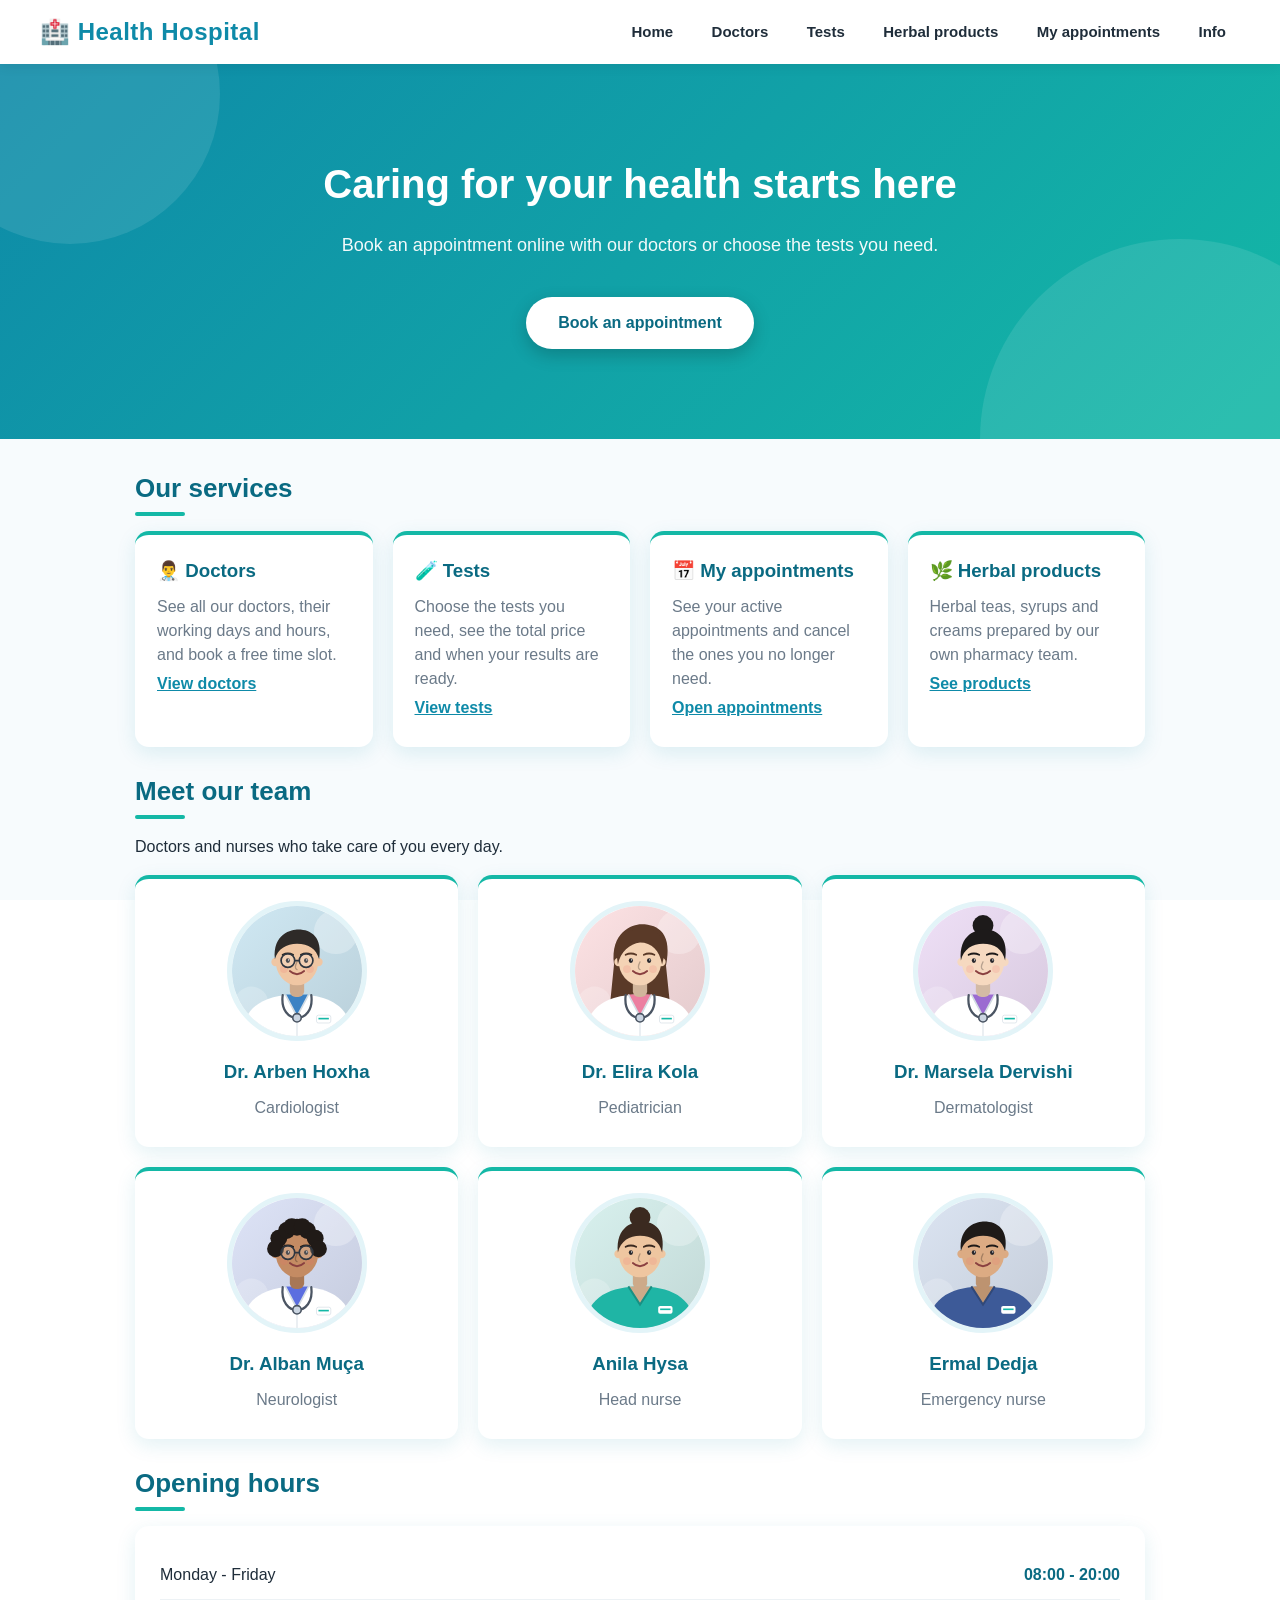
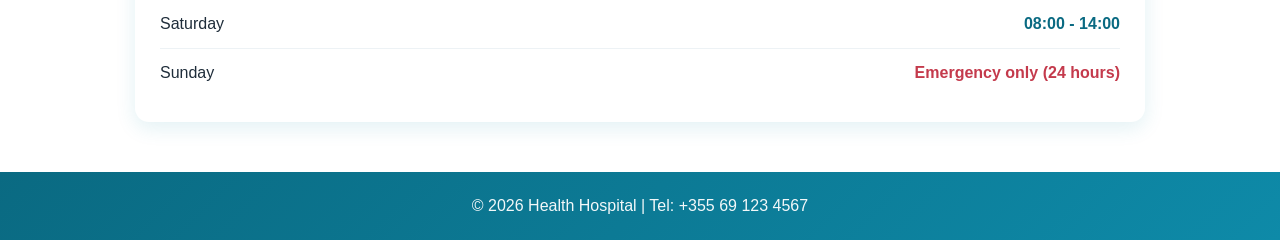
<file: index.html>
<!DOCTYPE html>
<html lang="en">
<head>
    <meta charset="UTF-8">
    <meta name="viewport" content="width=device-width, initial-scale=1.0">
    <title>Health Hospital - Home</title>
    <link rel="stylesheet" href="style.css">
</head>
<body>
    <header>
        <h1>🏥 Health Hospital</h1>
        <nav>
            <a href="index.html">Home</a>
            <a href="doctors.html">Doctors</a>
            <a href="tests.html">Tests</a>
            <a href="products.html">Herbal products</a>
            <a href="appointments.html">My appointments</a>
            <a href="info.html">Info</a>
        </nav>
    </header>

    <div class="hero">
        <h2>Caring for your health starts here</h2>
        <p>Book an appointment online with our doctors or choose the tests you need.</p>
        <a href="doctors.html">Book an appointment</a>
    </div>

    <main>
        <h2>Our services</h2>
        <div class="grid services">
            <div class="card">
                <h3>👨‍⚕️ Doctors</h3>
                <p>See all our doctors, their working days and hours, and book a free time slot.</p>
                <p><a href="doctors.html">View doctors</a></p>
            </div>
            <div class="card">
                <h3>🧪 Tests</h3>
                <p>Choose the tests you need, see the total price and when your results are ready.</p>
                <p><a href="tests.html">View tests</a></p>
            </div>
            <div class="card">
                <h3>📅 My appointments</h3>
                <p>See your active appointments and cancel the ones you no longer need.</p>
                <p><a href="appointments.html">Open appointments</a></p>
            </div>
            <div class="card">
                <h3>🌿 Herbal products</h3>
                <p>Herbal teas, syrups and creams prepared by our own pharmacy team.</p>
                <p><a href="products.html">See products</a></p>
            </div>
        </div>

        <h2>Meet our team</h2>
        <p>Doctors and nurses who take care of you every day.</p>
        <div id="teamList" class="grid"></div>

        <h2>Opening hours</h2>
        <div class="box">
            <div class="hours-row">
                <span>Monday - Friday</span>
                <strong>08:00 - 20:00</strong>
            </div>
            <div class="hours-row">
                <span>Saturday</span>
                <strong>08:00 - 14:00</strong>
            </div>
            <div class="hours-row">
                <span>Sunday</span>
                <strong class="urgent">Emergency only (24 hours)</strong>
            </div>
        </div>
    </main>

    <footer>
        <p>© 2026 Health Hospital | Tel: +355 69 123 4567</p>
    </footer>

    <script src="data.js"></script>
    <script src="home.js"></script>
</body>
</html>
</file>
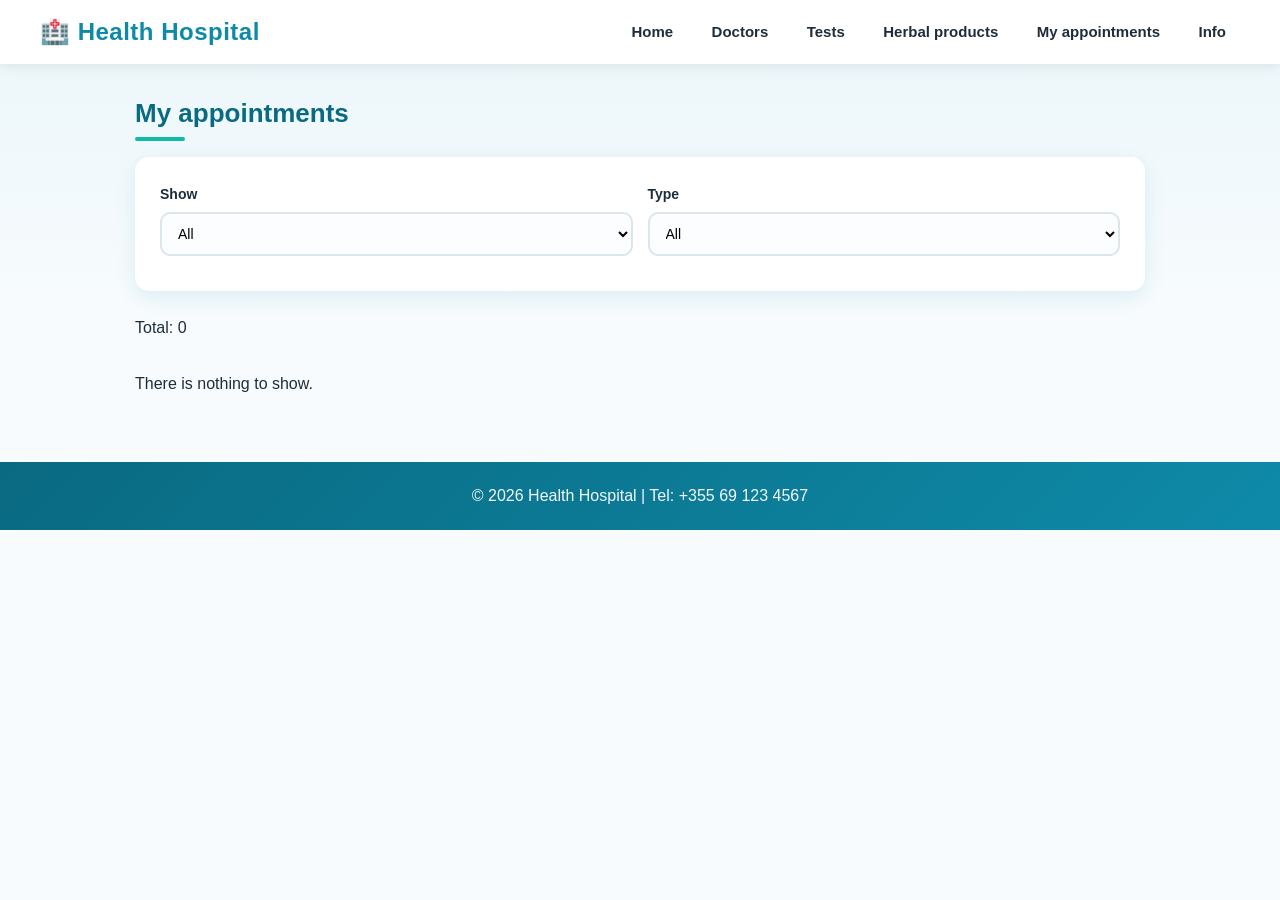
<file: appointments.html>
<!DOCTYPE html>
<html lang="en">
<head>
    <meta charset="UTF-8">
    <meta name="viewport" content="width=device-width, initial-scale=1.0">
    <title>Health Hospital - My appointments</title>
    <link rel="stylesheet" href="style.css">
</head>
<body>
    <header>
        <h1>🏥 Health Hospital</h1>
        <nav>
            <a href="index.html">Home</a>
            <a href="doctors.html">Doctors</a>
            <a href="tests.html">Tests</a>
            <a href="products.html">Herbal products</a>
            <a href="appointments.html">My appointments</a>
            <a href="info.html">Info</a>
        </nav>
    </header>

    <main>
        <h2>My appointments</h2>

        <div id="warningBox" class="warning-bar hidden">
            <span id="warningText"></span>
            <span class="warning-buttons">
                <button type="button" id="yesBtn" class="danger">Yes, cancel</button>
                <button type="button" id="noBtn" class="light">No, keep it</button>
            </span>
        </div>
        <p class="success" id="messageBox"></p>

        <div class="box filters">
            <div>
                <label for="statusFilter">Show</label>
                <select id="statusFilter">
                    <option value="all">All</option>
                    <option value="Active">Active</option>
                    <option value="Cancelled">Cancelled</option>
                </select>
            </div>
            <div>
                <label for="typeFilter">Type</label>
                <select id="typeFilter">
                    <option value="all">All</option>
                    <option value="Appointment">Doctor appointments</option>
                    <option value="Tests">Tests</option>
                    <option value="Order">Herbal products orders</option>
                </select>
            </div>
        </div>

        <p id="countText"></p>
        <div id="appointmentList" class="grid"></div>
    </main>

    <footer>
        <p>© 2026 Health Hospital | Tel: +355 69 123 4567</p>
    </footer>

    <script src="common.js"></script>
    <script src="appointments.js"></script>
</body>
</html>
</file>
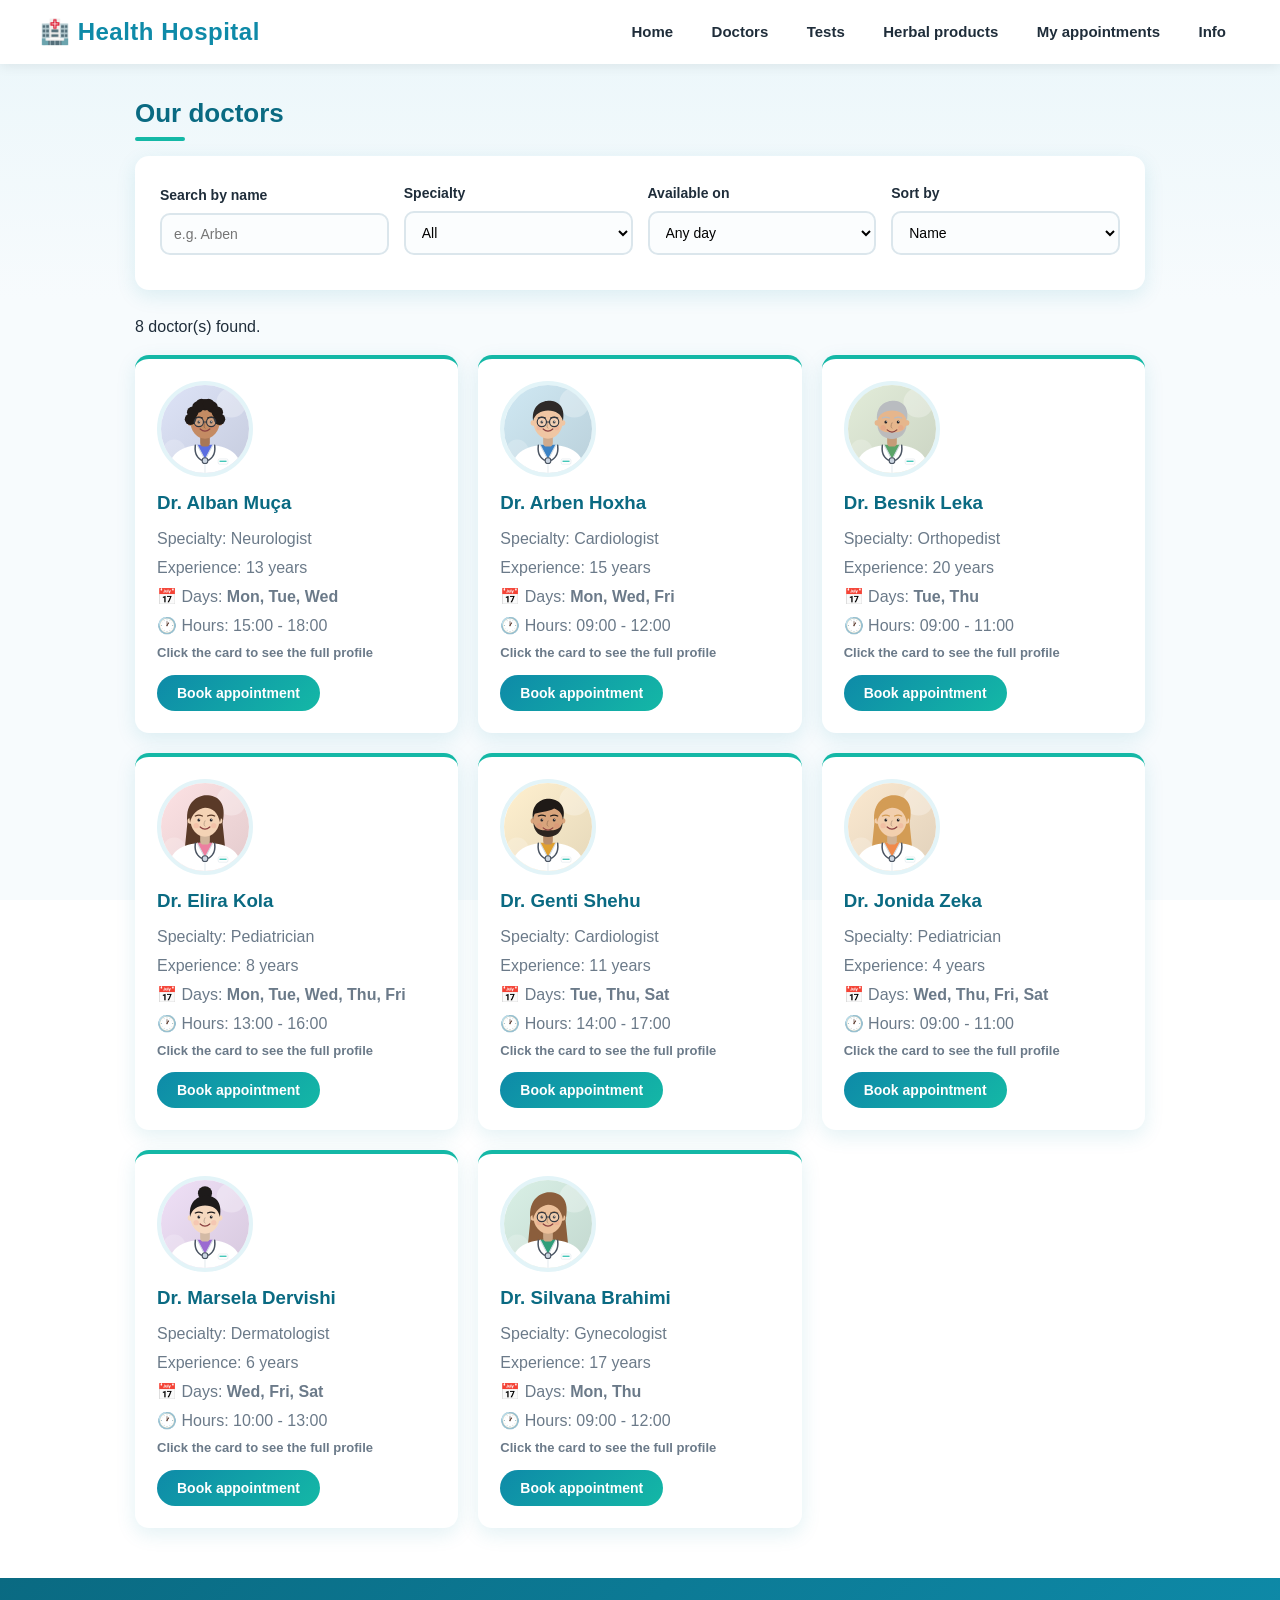
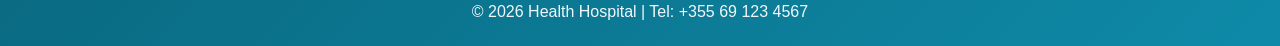
<file: doctors.html>
<!DOCTYPE html>
<html lang="en">
<head>
    <meta charset="UTF-8">
    <meta name="viewport" content="width=device-width, initial-scale=1.0">
    <title>Health Hospital - Doctors</title>
    <link rel="stylesheet" href="style.css">
</head>
<body>
    <header>
        <h1>🏥 Health Hospital</h1>
        <nav>
            <a href="index.html">Home</a>
            <a href="doctors.html">Doctors</a>
            <a href="tests.html">Tests</a>
            <a href="products.html">Herbal products</a>
            <a href="appointments.html">My appointments</a>
            <a href="info.html">Info</a>
        </nav>
    </header>

    <main>
        <h2>Our doctors</h2>

        <div class="box filters">
            <div>
                <label for="search">Search by name</label>
                <input type="text" id="search" placeholder="e.g. Arben">
            </div>
            <div>
                <label for="specialty">Specialty</label>
                <select id="specialty">
                    <option value="all">All</option>
                </select>
            </div>
            <div>
                <label for="dayFilter">Available on</label>
                <select id="dayFilter">
                    <option value="all">Any day</option>
                    <option value="1">Monday</option>
                    <option value="2">Tuesday</option>
                    <option value="3">Wednesday</option>
                    <option value="4">Thursday</option>
                    <option value="5">Friday</option>
                    <option value="6">Saturday</option>
                    <option value="0">Sunday</option>
                </select>
            </div>
            <div>
                <label for="sortBy">Sort by</label>
                <select id="sortBy">
                    <option value="name">Name</option>
                    <option value="experience">Experience (most)</option>
                </select>
            </div>
        </div>

        <p id="countText"></p>
        <div id="doctorList" class="grid"></div>

        <div id="bookingBox" class="box hidden">
            <h2>Confirm appointment</h2>
            <p>Doctor: <strong id="selectedDoctor"></strong></p>
            <p>Available days: <strong id="selectedDays"></strong></p>

            <form id="bookingForm">
                <label for="name">Full name</label>
                <input type="text" id="name">

                <label for="email">Email</label>
                <input type="text" id="email">

                <label for="phone">Phone</label>
                <input type="text" id="phone">

                <label for="date">Date</label>
                <input type="date" id="date">

                <label for="time">Time</label>
                <select id="time">
                    <option value="">Choose a date first</option>
                </select>

                <p class="error" id="errorBox"></p>
                <button type="submit">Confirm appointment</button>
                <button type="button" id="cancelBtn" class="danger">Close</button>
            </form>
            <p class="success" id="result"></p>
        </div>
    </main>

   
    <div id="profileModal" class="modal hidden">
        <div class="modal-content">
            <button type="button" class="close-btn" onclick="closeProfile()">×</button>
            <div id="profileContent"></div>
        </div>
    </div>

    <footer>
        <p>© 2026 Health Hospital | Tel: +355 69 123 4567</p>
    </footer>

    <script src="data.js"></script>
    <script src="common.js"></script>
    <script src="doctors.js"></script>
</body>
</html>
</file>
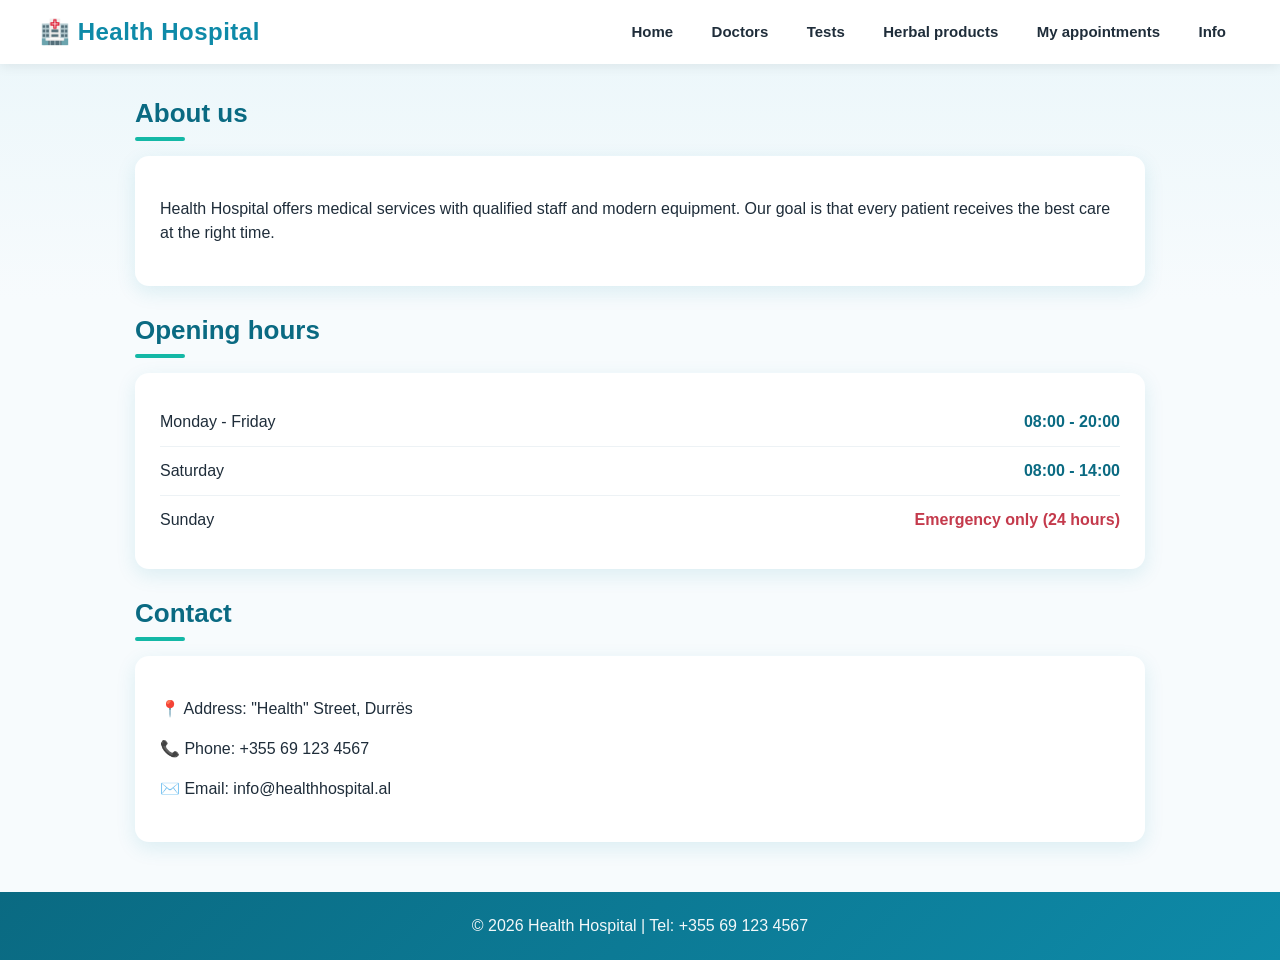
<file: info.html>
<!DOCTYPE html>
<html lang="en">
<head>
    <meta charset="UTF-8">
    <meta name="viewport" content="width=device-width, initial-scale=1.0">
    <title>Health Hospital - Info</title>
    <link rel="stylesheet" href="style.css">
</head>
<body>
    <header>
        <h1>🏥 Health Hospital</h1>
        <nav>
            <a href="index.html">Home</a>
            <a href="doctors.html">Doctors</a>
            <a href="tests.html">Tests</a>
            <a href="products.html">Herbal products</a>
            <a href="appointments.html">My appointments</a>
            <a href="info.html">Info</a>
        </nav>
    </header>

    <main>
        <h2>About us</h2>
        <div class="box">
            <p>Health Hospital offers medical services with qualified staff and modern equipment. Our goal is that every patient receives the best care at the right time.</p>
        </div>

        <h2>Opening hours</h2>
        <div class="box">
            <div class="hours-row"><span>Monday - Friday</span><strong>08:00 - 20:00</strong></div>
            <div class="hours-row"><span>Saturday</span><strong>08:00 - 14:00</strong></div>
            <div class="hours-row"><span>Sunday</span><strong class="urgent">Emergency only (24 hours)</strong></div>
        </div>

        <h2>Contact</h2>
        <div class="box">
            <p>📍 Address: "Health" Street, Durrës</p>
            <p>📞 Phone: +355 69 123 4567</p>
            <p>✉️ Email: info@healthhospital.al</p>
        </div>
    </main>

    <footer>
        <p>© 2026 Health Hospital | Tel: +355 69 123 4567</p>
    </footer>
</body>
</html>
</file>
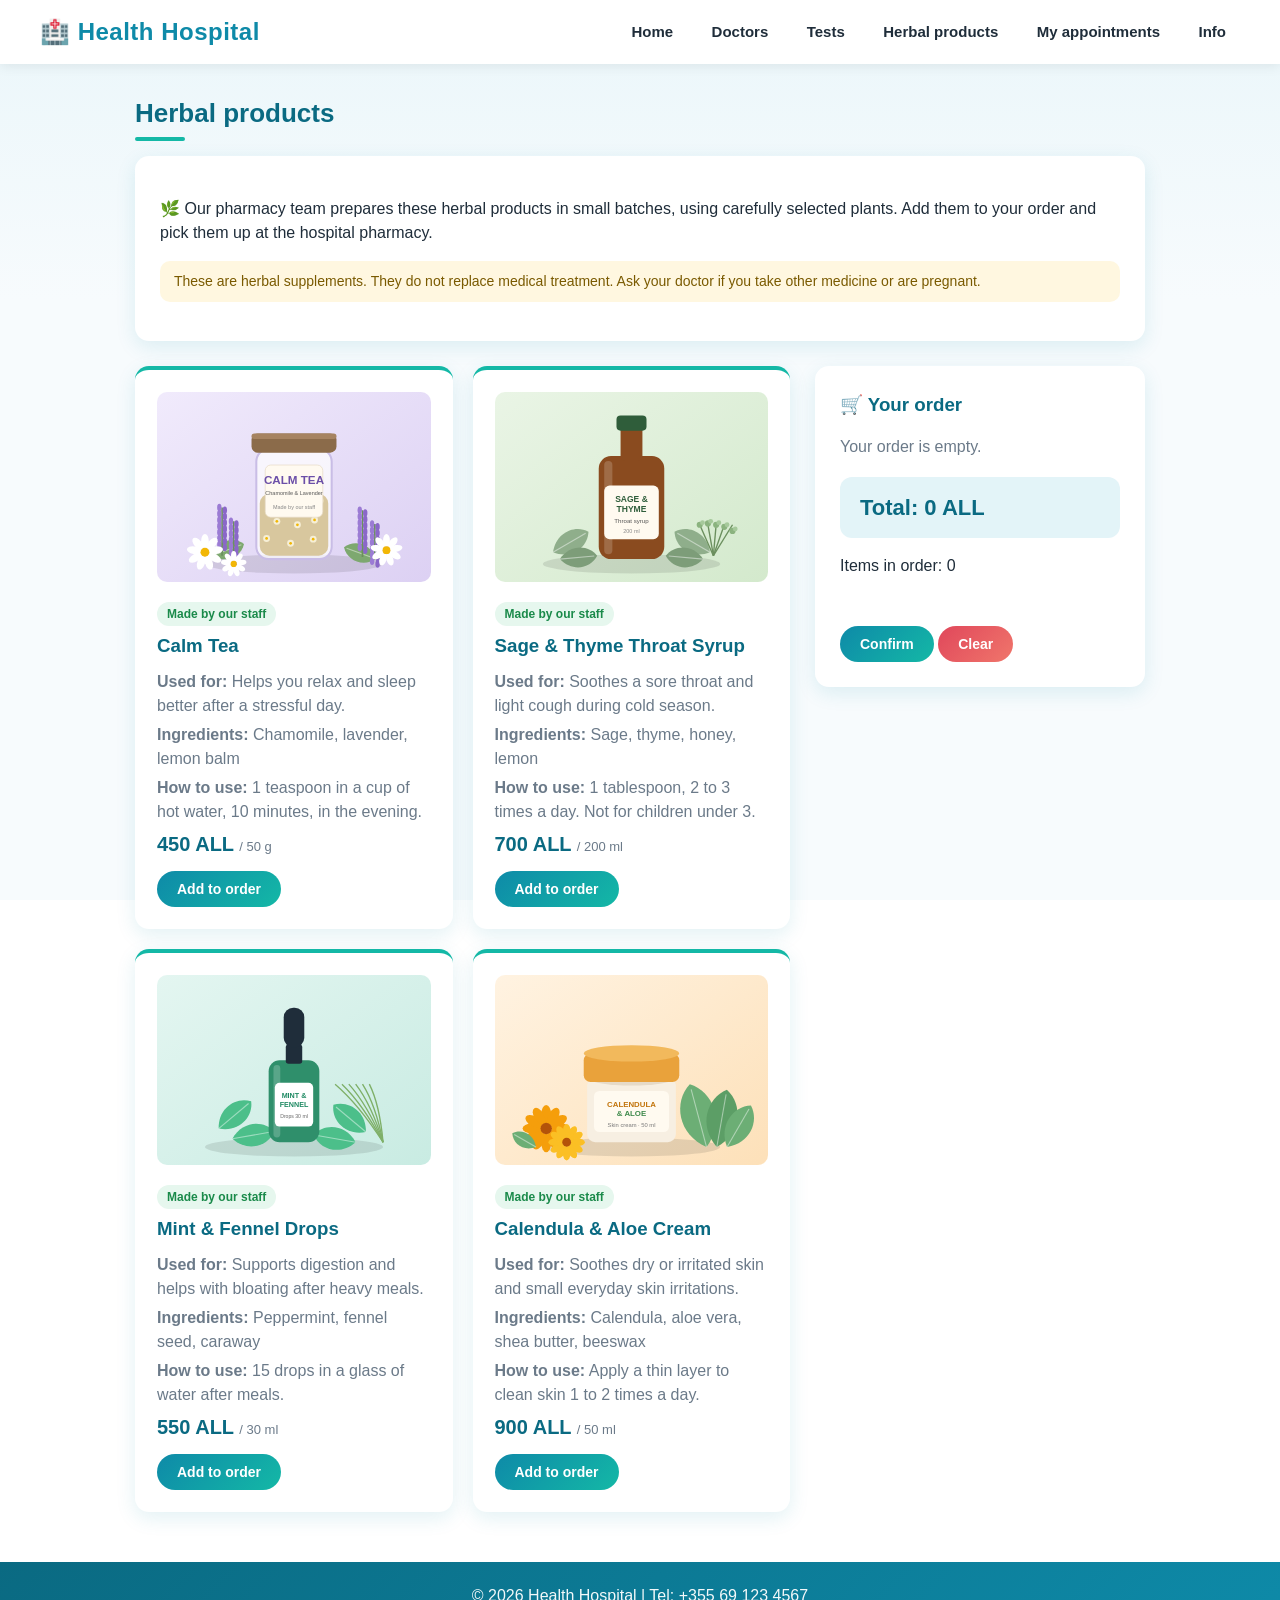
<file: products.html>
<!DOCTYPE html>
<html lang="en">
<head>
    <meta charset="UTF-8">
    <meta name="viewport" content="width=device-width, initial-scale=1.0">
    <title>Health Hospital - Herbal products</title>
    <link rel="stylesheet" href="style.css">
</head>
<body>
    <header>
        <h1>🏥 Health Hospital</h1>
        <nav>
            <a href="index.html">Home</a>
            <a href="doctors.html">Doctors</a>
            <a href="tests.html">Tests</a>
            <a href="products.html">Herbal products</a>
            <a href="appointments.html">My appointments</a>
            <a href="info.html">Info</a>
        </nav>
    </header>

    <main>
        <h2>Herbal products</h2>
        <div class="box">
            <p>🌿 Our pharmacy team prepares these herbal products in small batches, using carefully selected plants. Add them to your order and pick them up at the hospital pharmacy.</p>
            <p class="note">These are herbal supplements. They do not replace medical treatment. Ask your doctor if you take other medicine or are pregnant.</p>
        </div>

        <div class="layout">
           
            <div>
                <div id="productList" class="grid wide"></div>
            </div>

            <aside class="sidebar">
                <div class="box">
                    <h3>🛒 Your order</h3>
                    <div id="cartList"></div>

                    <p class="total">Total: <span id="total">0</span> ALL</p>
                    <p>Items in order: <span id="itemCount">0</span></p>

                    <p class="error" id="cartError"></p>
                    <button id="confirmBtn">Confirm</button>
                    <button id="clearBtn" class="danger">Clear</button>
                </div>

                <div id="confirmBox" class="box hidden">
                    <h3>Your details</h3>
                    <form id="orderForm">
                        <label for="name">Full name</label>
                        <input type="text" id="name">

                        <label for="email">Email</label>
                        <input type="text" id="email">

                        <label for="phone">Phone</label>
                        <input type="text" id="phone">

                        <label for="date">Pick-up date</label>
                        <input type="date" id="date">

                        <p class="error" id="errorBox"></p>
                        <button type="submit">Finish</button>
                    </form>
                </div>

                <div class="success" id="result"></div>
            </aside>
        </div>
    </main>

    <footer>
        <p>© 2026 Health Hospital | Tel: +355 69 123 4567</p>
    </footer>

    <script src="data.js"></script>
    <script src="common.js"></script>
    <script src="products.js"></script>
</body>
</html>
</file>
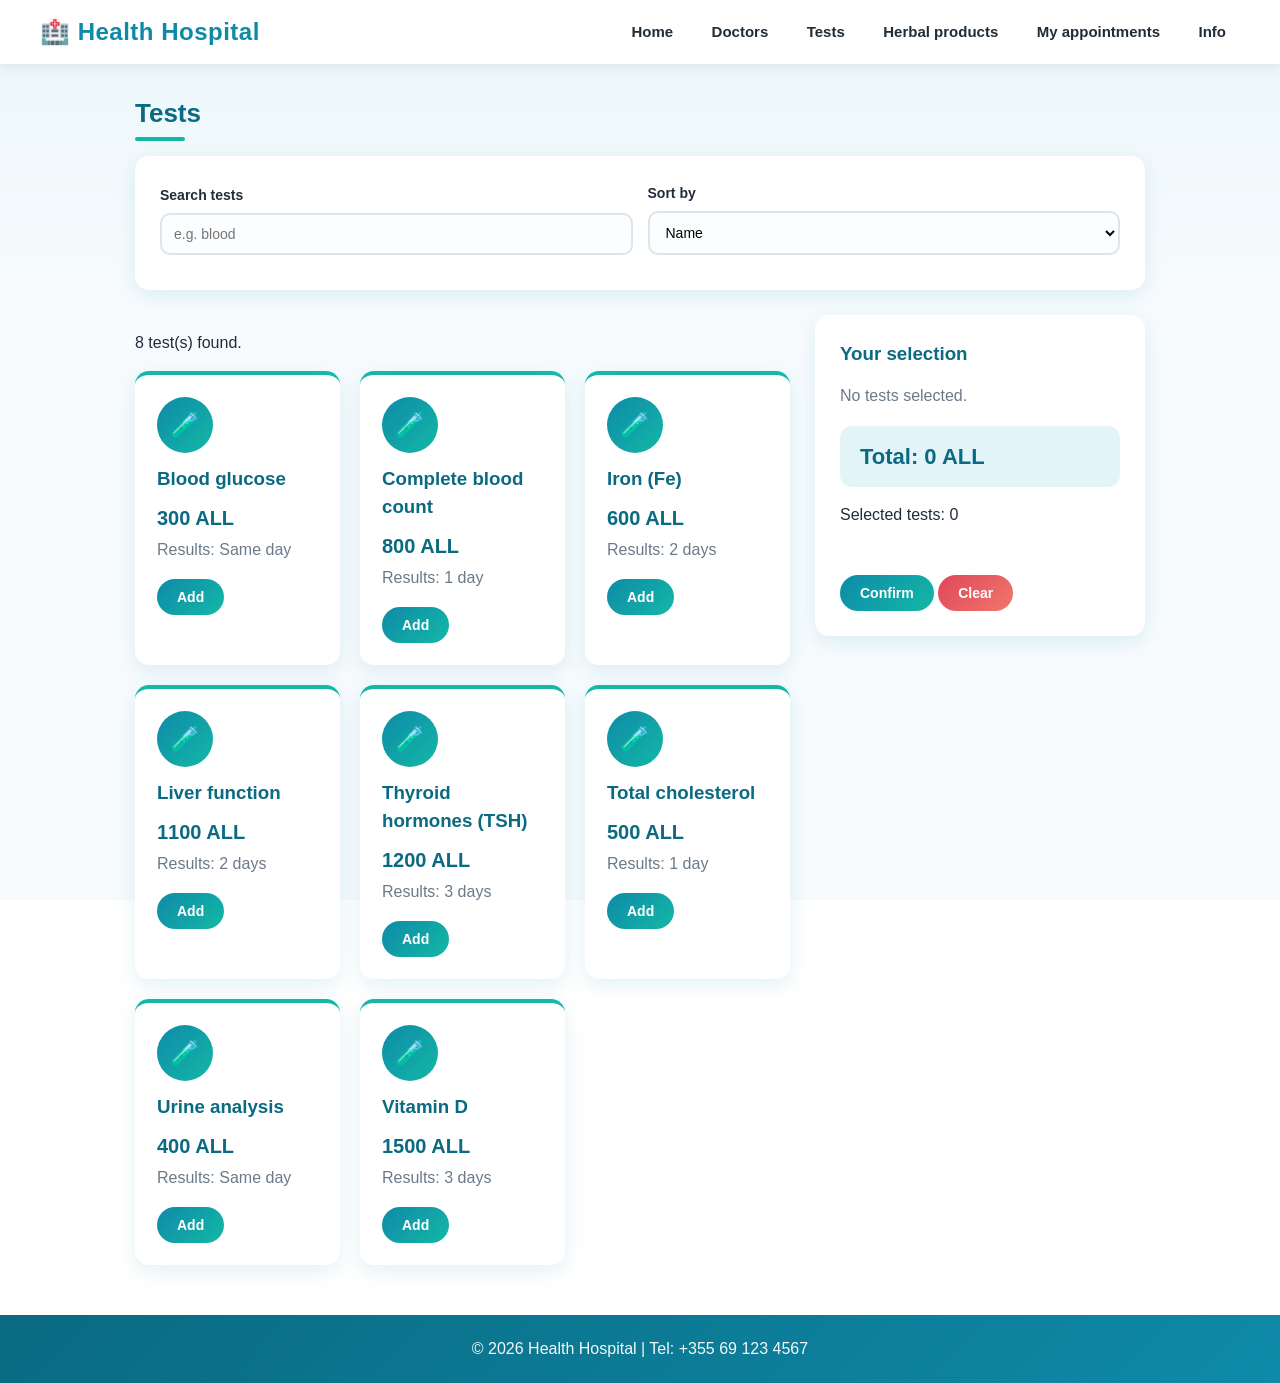
<file: tests.html>
<!DOCTYPE html>
<html lang="en">
<head>
    <meta charset="UTF-8">
    <meta name="viewport" content="width=device-width, initial-scale=1.0">
    <title>Health Hospital - Tests</title>
    <link rel="stylesheet" href="style.css">
</head>
<body>
    <header>
        <h1>🏥 Health Hospital</h1>
        <nav>
            <a href="index.html">Home</a>
            <a href="doctors.html">Doctors</a>
            <a href="tests.html">Tests</a>
            <a href="products.html">Herbal products</a>
            <a href="appointments.html">My appointments</a>
            <a href="info.html">Info</a>
        </nav>
    </header>

    <main>
        <h2>Tests</h2>

        
        <div class="box filters">
            <div>
                <label for="search">Search tests</label>
                <input type="text" id="search" placeholder="e.g. blood">
            </div>
            <div>
                <label for="sortBy">Sort by</label>
                <select id="sortBy">
                    <option value="name">Name</option>
                    <option value="priceLow">Price (lowest)</option>
                    <option value="priceHigh">Price (highest)</option>
                </select>
            </div>
        </div>

        <div class="layout">
            
            <div>
                <p id="countText"></p>
                <div id="testList" class="grid"></div>
            </div>

            <!-- RIGHT SIDE: TOTAL -->
            <aside class="sidebar">
                <div class="box">
                    <h3>Your selection</h3>
                    <div id="selectedList"></div>

                    <p class="total">Total: <span id="total">0</span> ALL</p>
                    <p>Selected tests: <span id="selectedCount">0</span></p>

                    <p class="error" id="selectError"></p>
                    <button id="confirmBtn">Confirm</button>
                    <button id="clearBtn" class="danger">Clear</button>
                </div>

                
                <div id="confirmBox" class="box hidden">
                    <h3>Patient details</h3>
                    <form id="testForm">
                        <label for="name">Full name</label>
                        <input type="text" id="name">

                        <label for="email">Email</label>
                        <input type="text" id="email">

                        <label for="phone">Phone</label>
                        <input type="text" id="phone">

                        <label for="date">Date you will come</label>
                        <input type="date" id="date">

                        <p class="error" id="errorBox"></p>
                        <button type="submit">Finish</button>
                    </form>
                </div>

                <div class="success" id="result"></div>
            </aside>
        </div>
    </main>

    <footer>
        <p>© 2026 Health Hospital | Tel: +355 69 123 4567</p>
    </footer>

    <script src="data.js"></script>
    <script src="common.js"></script>
    <script src="tests.js"></script>
</body>
</html>
</file>
<file: style.css>
* { box-sizing: border-box; }

:root {
    --main: #0e8aa8;
    --main-dark: #0a6a82;
    --main-light: #e3f4f8;
    --accent: #14b8a6;
    --danger: #e0475b;
    --text: #1f2d3a;
    --muted: #6b7a89;
    --radius: 14px;
    --shadow: 0 6px 20px rgba(14, 138, 168, 0.12);
}

body {
    margin: 0;
    font-family: "Segoe UI", Tahoma, Arial, sans-serif;
    background: linear-gradient(180deg, #eaf6fa 0%, #f7fbfd 300px);
    background-attachment: fixed;
    color: var(--text);
    line-height: 1.5;
}

header {
    background: white;
    padding: 14px 40px;
    display: flex;
    justify-content: space-between;
    align-items: center;
    flex-wrap: wrap;
    gap: 10px;
    position: sticky;
    top: 0;
    z-index: 10;
    box-shadow: 0 2px 12px rgba(0, 0, 0, 0.08);
}
header h1 {
    color: var(--main);
    margin: 0;
    font-size: 24px;
    letter-spacing: 0.5px;
}
nav a {
    color: var(--text);
    text-decoration: none;
    margin-left: 6px;
    padding: 8px 14px;
    border-radius: 20px;
    font-weight: 600;
    font-size: 15px;
    transition: all 0.2s;
}
nav a:hover {
    background: var(--main-light);
    color: var(--main-dark);
}

main { max-width: 1050px; margin: 30px auto; padding: 0 20px; }

h2 {
    color: var(--main-dark);
    font-size: 26px;
    margin: 25px 0 15px 0;
    position: relative;
    padding-bottom: 8px;
}
h2::after {
    content: "";
    display: block;
    width: 50px;
    height: 4px;
    border-radius: 4px;
    background: var(--accent);
    position: absolute;
    bottom: 0;
    left: 0;
}

a { color: var(--main); font-weight: 600; }

.hero {
    background: linear-gradient(135deg, #0e8aa8 0%, #14b8a6 100%);
    color: white;
    text-align: center;
    padding: 90px 20px;
    position: relative;
    overflow: hidden;
}
.hero::before, .hero::after {
    content: "";
    position: absolute;
    border-radius: 50%;
    background: rgba(255, 255, 255, 0.1);
}
.hero::before { width: 300px; height: 300px; top: -120px; left: -80px; }
.hero::after { width: 400px; height: 400px; bottom: -200px; right: -100px; }
.hero h2 {
    color: white;
    font-size: 40px;
    margin: 0 0 12px 0;
    padding: 0;
    position: relative;
}
.hero h2::after { display: none; }
.hero p { font-size: 18px; opacity: 0.95; position: relative; }
.hero a {
    display: inline-block;
    margin-top: 20px;
    background: white;
    color: var(--main-dark);
    padding: 14px 32px;
    border-radius: 30px;
    text-decoration: none;
    font-weight: bold;
    position: relative;
    box-shadow: 0 6px 18px rgba(0, 0, 0, 0.2);
    transition: transform 0.2s;
}
.hero a:hover { transform: translateY(-3px); }

.box {
    background: white;
    padding: 25px;
    border-radius: var(--radius);
    box-shadow: var(--shadow);
    margin-bottom: 25px;
}

.grid {
    display: grid;
    grid-template-columns: repeat(auto-fill, minmax(260px, 1fr));
    gap: 20px;
}

.card {
    background: white;
    padding: 22px;
    border-radius: var(--radius);
    box-shadow: var(--shadow);
    border-top: 4px solid var(--accent);
    transition: transform 0.2s, box-shadow 0.2s;
}
.card:hover {
    transform: translateY(-5px);
    box-shadow: 0 12px 28px rgba(14, 138, 168, 0.22);
}
.card h3 { margin: 0 0 10px 0; color: var(--main-dark); }
.card p { margin: 5px 0; color: var(--muted); }
.card button { margin-top: 12px; }

.avatar {
    width: 56px;
    height: 56px;
    border-radius: 50%;
    background: linear-gradient(135deg, var(--main), var(--accent));
    color: white;
    font-size: 24px;
    font-weight: bold;
    display: flex;
    align-items: center;
    justify-content: center;
    margin-bottom: 12px;
}

button {
    background: linear-gradient(135deg, var(--main), var(--accent));
    color: white;
    border: none;
    padding: 10px 20px;
    border-radius: 25px;
    cursor: pointer;
    font-size: 14px;
    font-weight: 600;
    transition: transform 0.15s, box-shadow 0.15s;
}
button:hover {
    transform: translateY(-2px);
    box-shadow: 0 6px 14px rgba(14, 138, 168, 0.35);
}
button.danger { background: linear-gradient(135deg, #e0475b, #f0766b); }
button.danger:hover { box-shadow: 0 6px 14px rgba(224, 71, 91, 0.35); }
button:disabled {
    background: #cfd8de;
    cursor: not-allowed;
    transform: none;
    box-shadow: none;
}

label { font-weight: 600; font-size: 14px; color: var(--text); }

input, select {
    padding: 11px 12px;
    margin: 6px 0 10px 0;
    width: 100%;
    border: 2px solid #dbe6ec;
    border-radius: 10px;
    font-size: 14px;
    background: #fbfdfe;
    transition: border-color 0.2s, box-shadow 0.2s;
}
input:focus, select:focus {
    outline: none;
    border-color: var(--main);
    box-shadow: 0 0 0 4px var(--main-light);
}
.Valid { border-color: #22a35a; }
.Invalid { border-color: var(--danger); }

.filters {
    display: grid;
    grid-template-columns: repeat(auto-fit, minmax(200px, 1fr));
    gap: 15px;
    align-items: end;
}
.filters label.check {
    display: flex;
    align-items: center;
    gap: 8px;
    padding-bottom: 14px;
}
.filters label.check input { width: auto; margin: 0; }

.error { color: var(--danger); font-size: 14px; min-height: 18px; font-weight: 600; }
.success {
    color: #1a8a4a;
    background: #e6f7ee;
    font-weight: bold;
    margin-top: 12px;
    border-radius: 10px;
}
.success:not(:empty) { padding: 12px 16px; }
.success p { margin: 8px 0; font-weight: normal; color: #1f2d3a; }

.hidden { display: none; }

.active, .cancelled {
    display: inline-block;
    padding: 3px 12px;
    border-radius: 20px;
    font-size: 13px;
    font-weight: bold;
}
.active { color: #1a8a4a; background: #e6f7ee; }
.cancelled { color: #c43a4c; background: #fde8eb; }


.test-row {
    display: flex;
    justify-content: space-between;
    align-items: center;
    padding: 14px 12px;
    border-bottom: 1px solid #edf2f5;
    border-radius: 8px;
    transition: background 0.15s;
}
.test-row:hover { background: var(--main-light); }
.test-row label { display: flex; align-items: center; gap: 12px; cursor: pointer; flex: 1; font-weight: 500; }
.test-row input { width: 20px; height: 20px; margin: 0; accent-color: var(--main); }
.test-row strong { color: var(--main-dark); }

.total {
    font-size: 26px;
    font-weight: bold;
    color: var(--main-dark);
    background: var(--main-light);
    padding: 14px 20px;
    border-radius: 12px;
    margin: 18px 0 12px 0;
}


.layout {
    display: grid;
    grid-template-columns: 1fr 330px;
    gap: 25px;
    align-items: start;
}
.layout .grid { grid-template-columns: repeat(auto-fill, minmax(190px, 1fr)); }
.sidebar { position: sticky; top: 85px; }
.sidebar h3 { margin: 0 0 12px 0; color: var(--main-dark); }
.sidebar .total { font-size: 22px; }

.card.selected {
    border-top-color: #22a35a;
    background: #f2fbf6;
}
.price { font-size: 20px; font-weight: bold; color: var(--main-dark) !important; }
.muted { color: var(--muted); }

.sel-row {
    display: flex;
    justify-content: space-between;
    gap: 10px;
    padding: 8px 0;
    border-bottom: 1px dashed #dbe6ec;
    font-size: 14px;
}


.photo {
    width: 96px; height: 96px;
    border-radius: 50%;
    object-fit: cover;
    border: 4px solid var(--main-light);
    display: block;
    margin-bottom: 12px;
}
.photo-big {
    width: 140px; height: 140px;
    border-radius: 50%;
    object-fit: cover;
    border: 5px solid var(--main-light);
    margin-bottom: 10px;
}
.team-card { text-align: center; }
.card.clickable { cursor: pointer; }
.link-hint { color: var(--main); font-size: 13px; font-weight: 600; }
.btn-row { display: flex; gap: 8px; flex-wrap: wrap; margin-top: 12px; }
.card .btn-row button { margin-top: 0; }

.modal {
    position: fixed; inset: 0;
    background: rgba(15, 40, 55, 0.55);
    display: flex; align-items: center; justify-content: center;
    padding: 20px;
    z-index: 100;
}
.modal.hidden { display: none; }
.modal-content {
    background: white;
    border-radius: 18px;
    max-width: 580px; width: 100%;
    max-height: 90vh; overflow: auto;
    padding: 28px;
    position: relative;
    box-shadow: 0 20px 50px rgba(0, 0, 0, 0.3);
}
.close-btn {
    position: absolute; top: 12px; right: 14px;
    width: 36px; height: 36px; padding: 0;
    border-radius: 50%;
    font-size: 22px; line-height: 1;
    background: #eef3f6; color: var(--text);
}
.close-btn:hover { background: #dbe6ec; box-shadow: none; }
.profile-top { display: flex; gap: 18px; align-items: center; margin-bottom: 14px; flex-wrap: wrap; }
.profile-top img {
    width: 120px; height: 120px;
    border-radius: 50%; object-fit: cover;
    border: 5px solid var(--main-light);
}
.profile-top h3 { margin: 0 0 4px 0; color: var(--main-dark); font-size: 22px; }
.profile-top p { margin: 0; }
.info-row { padding: 9px 0; border-bottom: 1px solid #edf2f5; font-size: 15px; display: flex; gap: 12px; }
.info-row span { color: var(--muted); flex: 0 0 125px; }
.grid.services { grid-template-columns: repeat(auto-fit, minmax(220px, 1fr)); }

.product-img {
    width: 100%; height: 190px;
    object-fit: cover;
    border-radius: 10px;
    margin-bottom: 12px;
}
.tag {
    display: inline-block;
    background: #e6f7ee; color: #1a8a4a;
    font-size: 12px; font-weight: bold;
    padding: 3px 10px; border-radius: 20px;
    margin-bottom: 6px;
}
.size { font-size: 13px; font-weight: normal; color: var(--muted); }
.note {
    background: #fff7e0; color: #7a5a00 !important;
    padding: 10px 14px; border-radius: 10px; font-size: 14px;
}


.warning-bar {
    display: flex;
    justify-content: space-between;
    align-items: center;
    flex-wrap: wrap;
    gap: 12px;
    background: #fff4d6;
    border-left: 6px solid #f0a500;
    color: #6b4a00;
    font-weight: 600;
    padding: 14px 18px;
    border-radius: 10px;
    margin-bottom: 20px;
}
.warning-bar.hidden { display: none; }
.warning-buttons button { margin-left: 6px; }
button.light { background: #ffffff; color: var(--main-dark); border: 2px solid var(--main-light); }
button.light:hover { background: var(--main-light); }

.layout .grid.wide { grid-template-columns: repeat(auto-fill, minmax(250px, 1fr)); }
.in-cart { color: #1a8a4a !important; font-weight: bold; }
.qty-box { display: flex; align-items: center; gap: 6px; white-space: nowrap; }
button.mini {
    padding: 0; width: 26px; height: 26px;
    border-radius: 50%; font-size: 16px; line-height: 1;
}

.hours-row {
    display: flex;
    justify-content: space-between;
    padding: 12px 0;
    border-bottom: 1px solid #edf2f5;
    font-size: 16px;
}
.hours-row:last-child { border-bottom: none; }
.hours-row strong { color: var(--main-dark); }
.hours-row .urgent { color: #c43a4c; }

footer {
    background: linear-gradient(135deg, #0a6a82, #0e8aa8);
    color: white;
    text-align: center;
    padding: 22px;
    margin-top: 50px;
}
footer p { margin: 0; opacity: 0.95; }


@media (max-width: 600px) {
    header { padding: 12px 15px; justify-content: center; }
    nav { text-align: center; }
    nav a { display: inline-block; margin: 2px; padding: 6px 10px; font-size: 14px; }
    .layout { grid-template-columns: 1fr; }
    .sidebar { position: static; }
    .hero { padding: 60px 15px; }
    .hero h2 { font-size: 28px; }
}
</file>
